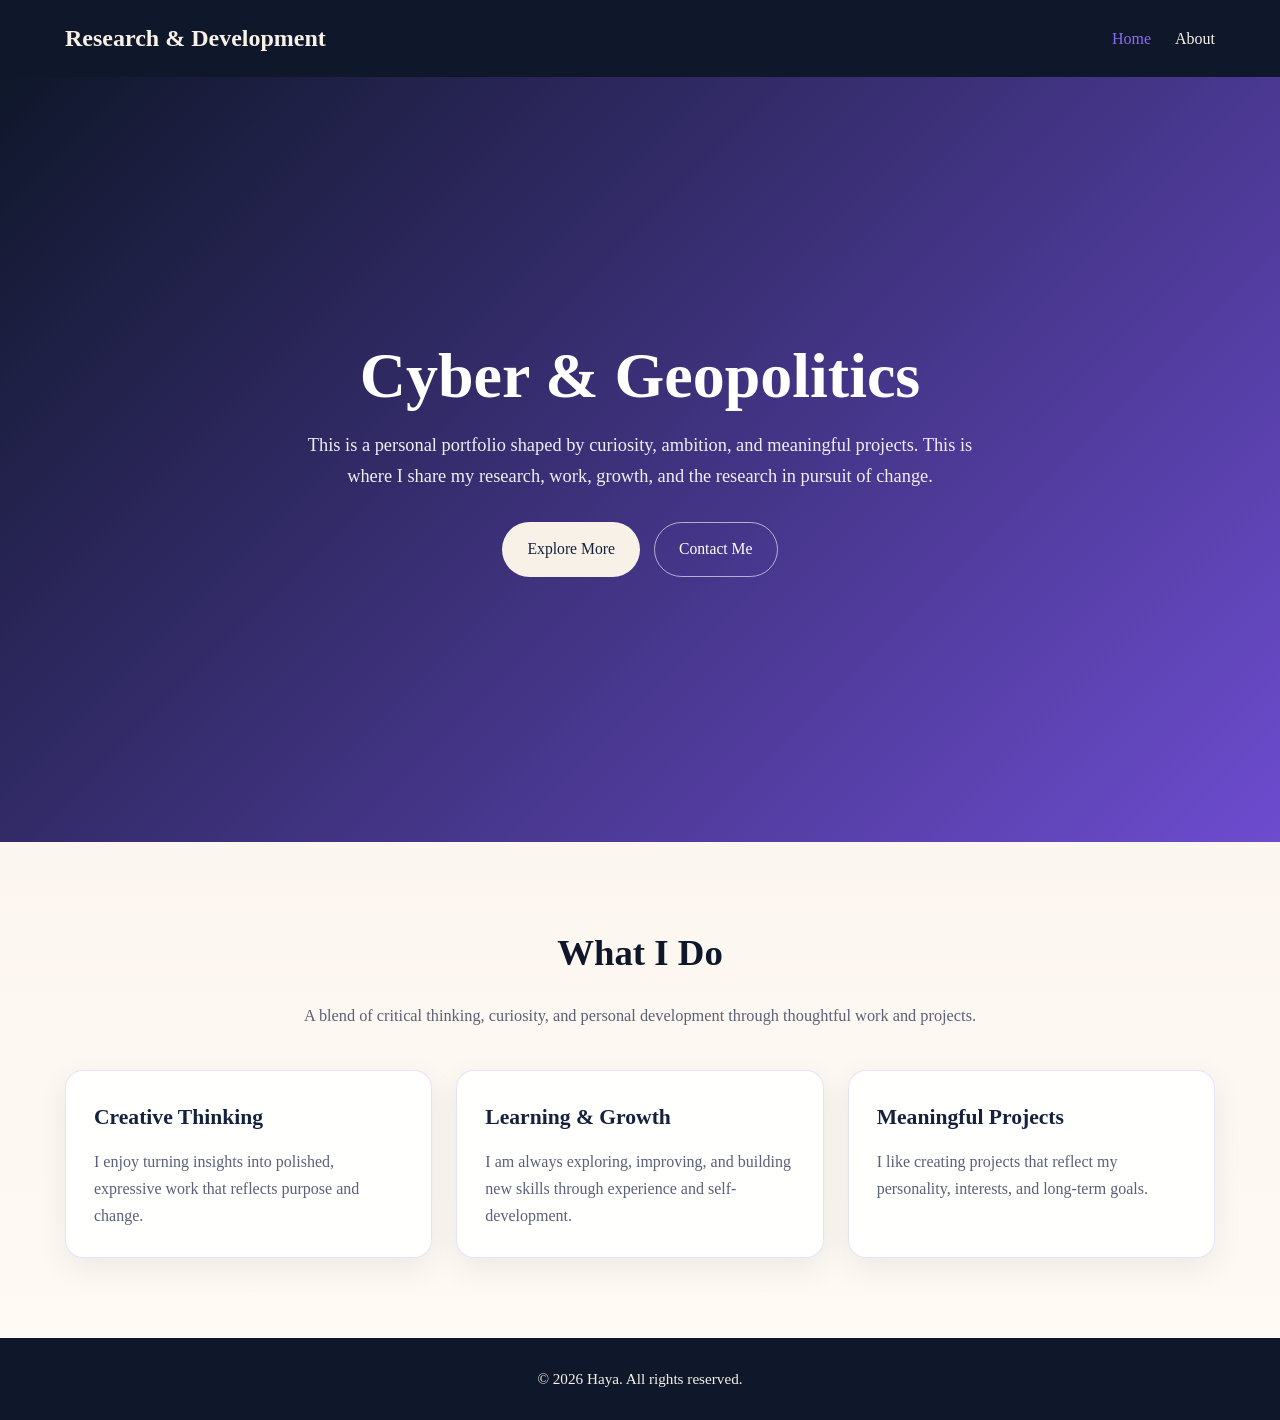
<file: index.html>
<!DOCTYPE html>
<html lang="en">
<head>
  <meta charset="UTF-8" />
  <meta name="viewport" content="width=device-width, initial-scale=1.0" />
  <title>Behavioural Insights | Portfolio</title>
  <link rel="stylesheet" href="style.css" />
</head>
<body>

  <header>
    <nav class="navbar">
      <div class="logo">Research & Development</div>
      <ul class="nav-links">
        <li><a href="index.html" class="active">Home</a></li>
        <li><a href="about.html">About</a></li>
      </ul>
    </nav>
  </header>

  <main>
    <section class="hero">
      <div class="hero-text">
        <h1>Cyber & Geopolitics</h1>
        <p>
          This is a personal portfolio shaped by curiosity, ambition, and meaningful projects.
          This is where I share my research, work, growth, and the research in pursuit of change.
        </p>
        <div class="hero-buttons">
          <a href="about.html" class="btn btn-primary">Explore More</a>
          <a href="mailto:haya.alhalabi@gmail.com" class="btn btn-secondary">Contact Me</a>
        </div>
      </div>
    </section>

    <section class="section">
      <h2 class="section-title">What I Do</h2>
      <p class="section-subtitle">
        A blend of critical thinking, curiosity, and personal development through thoughtful work and projects.
      </p>

      <div class="cards">
        <div class="card">
          <h3>Creative Thinking</h3>
          <p>I enjoy turning insights into polished, expressive work that reflects purpose and change.</p>
        </div>
        <div class="card">
          <h3>Learning & Growth</h3>
          <p>I am always exploring, improving, and building new skills through experience and self-development.</p>
        </div>
        <div class="card">
          <h3>Meaningful Projects</h3>
          <p>I like creating projects that reflect my personality, interests, and long-term goals.</p>
        </div>
      </div>
    </section>
  </main>

  <footer>
    <p>© 2026 Haya. All rights reserved.</p>
  </footer>

</body>
</html>
</file>
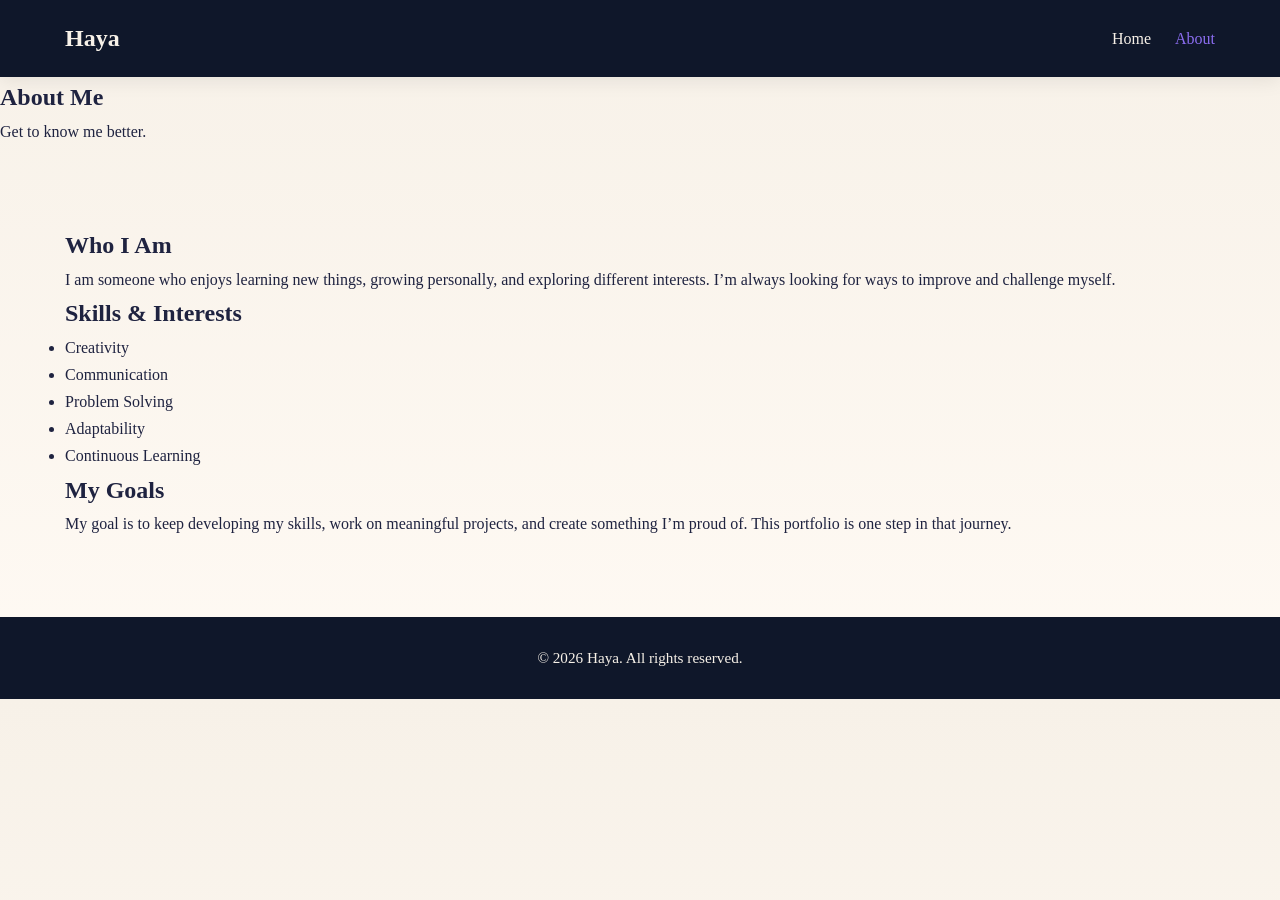
<file: about.html>
<!DOCTYPE html>
<html lang="en">
<head>
  <meta charset="UTF-8" />
  <meta name="viewport" content="width=device-width, initial-scale=1.0" />
  <title>About | Haya</title>
  <link rel="stylesheet" href="style.css" />
</head>
<body>
  <header>
    <nav class="navbar">
      <div class="logo">Haya</div>
      <ul class="nav-links">
        <li><a href="index.html">Home</a></li>
        <li><a href="about.html" class="active">About</a></li>
      </ul>
    </nav>
  </header>
  <main>
    <section class="page-header">
      <h1>About Me</h1>
      <p>Get to know me better.</p>
    </section>
    <section class="section about-section">
      <h2>Who I Am</h2>
      <p>
        I am someone who enjoys learning new things, growing personally,
        and exploring different interests. I’m always looking for ways
        to improve and challenge myself.
      </p>
      <h2>Skills & Interests</h2>
      <ul class="skills-list">
        <li>Creativity</li>
        <li>Communication</li>
        <li>Problem Solving</li>
        <li>Adaptability</li>
        <li>Continuous Learning</li>
      </ul>
      <h2>My Goals</h2>
      <p>
        My goal is to keep developing my skills, work on meaningful projects,
        and create something I’m proud of. This portfolio is one step in that journey.
      </p>
    </section>
  </main>
  <footer>
    <p>© 2026 Haya. All rights reserved.</p>
  </footer>
</body>
</html>
</file>
<file: style.css>
:root {
  --navy: #16213e;
  --deep-navy: #0f172a;
  --purple: #6d4ccf;
  --soft-purple: #8b6df0;
  --cream: #f7f1e8;
  --warm-cream: #fffaf4;
  --white: #ffffff;
  --text: #1f2340;
  --muted: #5b6078;
  --border: rgba(109, 76, 207, 0.16);
  --shadow: 0 10px 30px rgba(22, 33, 62, 0.08);
  --radius: 18px;
}

* {
  margin: 0;
  padding: 0;
  box-sizing: border-box;
}

body {
  font-family: Georgia, Cambria, "Cambria Math", "Times New Roman", serif;
  background: linear-gradient(to bottom, var(--cream), var(--warm-cream));
  color: var(--text);
  line-height: 1.7;
}

a {
  text-decoration: none;
}

header {
  background: var(--deep-navy);
  box-shadow: 0 4px 18px rgba(0, 0, 0, 0.08);
}

.navbar {
  width: 90%;
  max-width: 1150px;
  margin: 0 auto;
  padding: 18px 0;
  display: flex;
  justify-content: space-between;
  align-items: center;
}

.logo {
  color: var(--cream);
  font-size: 1.5rem;
  font-weight: bold;
}

.nav-links {
  list-style: none;
  display: flex;
  gap: 24px;
}

.nav-links a {
  color: var(--cream);
  font-size: 1rem;
}

.nav-links a:hover,
.nav-links a.active {
  color: var(--soft-purple);
}

.hero {
  min-height: 85vh;
  display: flex;
  align-items: center;
  justify-content: center;
  text-align: center;
  padding: 80px 20px;
  background: linear-gradient(135deg, var(--deep-navy), var(--purple));
  color: white;
}

.hero-text {
  max-width: 820px;
}

.hero-text h1 {
  font-size: 4rem;
  line-height: 1.1;
  margin-bottom: 18px;
}

.hero-text p {
  font-size: 1.15rem;
  max-width: 680px;
  margin: 0 auto 30px;
  color: rgba(255, 255, 255, 0.92);
}

.hero-buttons {
  display: flex;
  justify-content: center;
  gap: 14px;
  flex-wrap: wrap;
}

.btn {
  display: inline-block;
  padding: 13px 24px;
  border-radius: 999px;
  font-size: 0.98rem;
  border: 1px solid transparent;
}

.btn-primary {
  background: var(--cream);
  color: var(--navy);
}

.btn-secondary {
  background: transparent;
  color: white;
  border-color: rgba(255, 255, 255, 0.6);
}

.section {
  width: 90%;
  max-width: 1150px;
  margin: 80px auto;
}

.section-title {
  text-align: center;
  margin-bottom: 18px;
  font-size: 2.3rem;
  color: var(--deep-navy);
}

.section-subtitle {
  text-align: center;
  color: var(--muted);
  max-width: 700px;
  margin: 0 auto 40px;
  font-size: 1.02rem;
}

.cards {
  display: grid;
  grid-template-columns: repeat(auto-fit, minmax(260px, 1fr));
  gap: 24px;
}

.card {
  background: rgba(255, 255, 255, 0.88);
  border: 1px solid var(--border);
  border-radius: var(--radius);
  padding: 28px;
  box-shadow: var(--shadow);
}

.card h3 {
  color: var(--navy);
  margin-bottom: 12px;
  font-size: 1.35rem;
}

.card p {
  color: var(--muted);
}

footer {
  margin-top: 80px;
  background: var(--deep-navy);
  color: var(--cream);
  text-align: center;
  padding: 28px 20px;
  font-size: 0.95rem;
}
</file>
